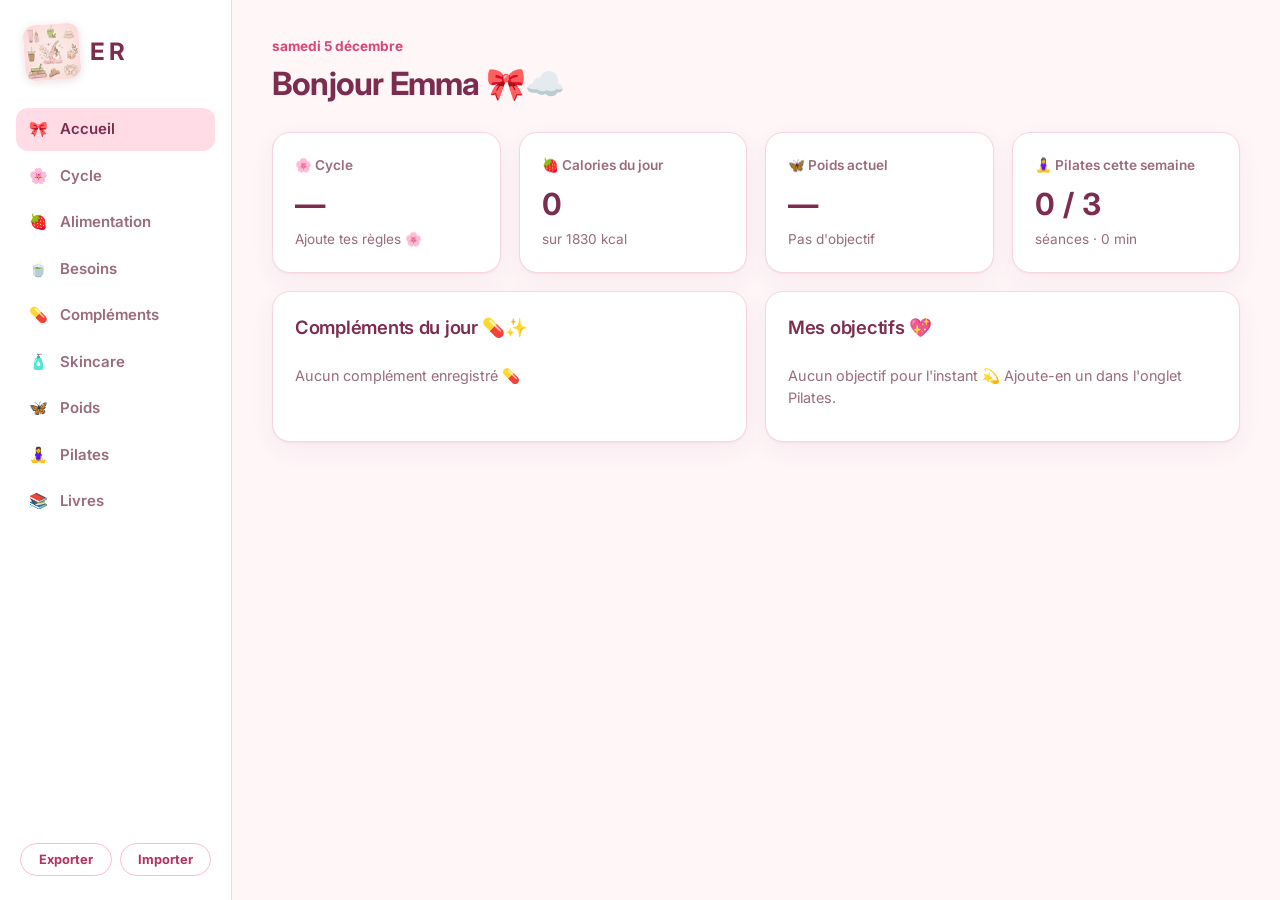
<file: index.html>
<!DOCTYPE html>
<html lang="fr">
<head>
  <meta charset="UTF-8">
  <meta name="viewport" content="width=device-width, initial-scale=1.0">
  <title>EMMA — Mon suivi bien-être</title>
  <link rel="icon" type="image/png" href="assets/logo.png">
  <link rel="apple-touch-icon" href="assets/icon-180.png">
  <link rel="manifest" href="manifest.json">
  <meta name="apple-mobile-web-app-title" content="EMMA">
  <meta name="apple-mobile-web-app-capable" content="yes">
  <meta name="mobile-web-app-capable" content="yes">
  <meta name="theme-color" content="#fbe9ec">
  <link rel="preconnect" href="https://fonts.googleapis.com">
  <link rel="preconnect" href="https://fonts.gstatic.com" crossorigin>
  <link href="https://fonts.googleapis.com/css2?family=Inter:wght@400;500;600;700&display=swap" rel="stylesheet">
  <link rel="stylesheet" href="css/style.css">
</head>
<body>

  <!-- ===== Barre latérale ===== -->
  <aside class="sidebar">
    <div class="logo">
      <img class="logo-mark" src="assets/logo.png" alt="">
      <span class="logo-text">ER</span>
    </div>
    <nav class="nav">
      <button class="nav-link active" data-section="dashboard"><span class="nav-ico">🎀</span>Accueil</button>
      <button class="nav-link" data-section="cycle"><span class="nav-ico">🌸</span>Cycle</button>
      <button class="nav-link" data-section="food"><span class="nav-ico">🍓</span>Alimentation</button>
      <button class="nav-link" data-section="nutrition"><span class="nav-ico">🍵</span>Besoins</button>
      <button class="nav-link" data-section="supplements"><span class="nav-ico">💊</span>Compléments</button>
      <button class="nav-link" data-section="skincare"><span class="nav-ico">🧴</span>Skincare</button>
      <button class="nav-link" data-section="weight"><span class="nav-ico">🦋</span>Poids</button>
      <button class="nav-link" data-section="pilates"><span class="nav-ico">🧘‍♀️</span>Pilates</button>
      <button class="nav-link" data-section="books"><span class="nav-ico">📚</span>Livres</button>
    </nav>
    <div class="sidebar-footer">
      <button class="btn-ghost small" id="exportBtn">Exporter</button>
      <label class="btn-ghost small">Importer<input type="file" id="importInput" accept="application/json" hidden></label>
    </div>
  </aside>

  <main class="main">

    <!-- ===== ACCUEIL ===== -->
    <section class="section active" id="dashboard">
      <header class="section-head">
        <div>
          <p class="eyebrow" id="todayLabel"></p>
          <h1>Bonjour <span id="helloName">Emma</span> 🎀☁️</h1>
        </div>
      </header>

      <div class="grid grid-4">
        <article class="card stat">
          <p class="stat-label">🌸 Cycle</p>
          <p class="stat-value" id="dashCycleDay">—</p>
          <p class="stat-sub" id="dashCycleSub">Ajoute tes règles</p>
        </article>
        <article class="card stat">
          <p class="stat-label">🍓 Calories du jour</p>
          <p class="stat-value" id="dashKcal">0</p>
          <p class="stat-sub" id="dashKcalSub">sur — kcal</p>
        </article>
        <article class="card stat">
          <p class="stat-label">🦋 Poids actuel</p>
          <p class="stat-value" id="dashWeight">—</p>
          <p class="stat-sub" id="dashWeightSub">Objectif —</p>
        </article>
        <article class="card stat">
          <p class="stat-label">🧘‍♀️ Pilates cette semaine</p>
          <p class="stat-value" id="dashPilates">0</p>
          <p class="stat-sub" id="dashPilatesSub">séances</p>
        </article>
      </div>

      <div class="grid grid-2">
        <article class="card">
          <h2>Compléments du jour 💊✨</h2>
          <ul class="check-list" id="dashSupplements"></ul>
        </article>
        <article class="card">
          <h2>Mes objectifs 💖</h2>
          <ul class="check-list" id="dashGoals"></ul>
        </article>
      </div>
    </section>

    <!-- ===== CYCLE ===== -->
    <section class="section" id="cycle">
      <header class="section-head">
        <div>
          <p class="eyebrow">Suivi menstruel</p>
          <h1>Mon cycle 🌸🌙</h1>
        </div>
      </header>

      <div class="grid grid-3">
        <article class="card stat">
          <p class="stat-label">Jour du cycle</p>
          <p class="stat-value" id="cycleDay">—</p>
          <p class="stat-sub" id="cyclePhase">—</p>
        </article>
        <article class="card stat">
          <p class="stat-label">Prochaines règles</p>
          <p class="stat-value" id="nextPeriod">—</p>
          <p class="stat-sub" id="nextPeriodIn">—</p>
        </article>
        <article class="card stat">
          <p class="stat-label">Durée moyenne</p>
          <p class="stat-value" id="avgCycle">28 j</p>
          <p class="stat-sub" id="avgPeriod">Règles : 5 j</p>
        </article>
      </div>

      <div class="grid grid-2-1">
        <article class="card">
          <div class="cal-head">
            <button class="btn-icon" id="calPrev" aria-label="Mois précédent">‹</button>
            <h2 id="calTitle"></h2>
            <button class="btn-icon" id="calNext" aria-label="Mois suivant">›</button>
          </div>
          <div class="calendar" id="calendar"></div>
          <div class="legend">
            <span><i class="dot period"></i>Règles</span>
            <span><i class="dot predicted"></i>Règles prévues</span>
            <span><i class="dot fertile"></i>Fenêtre fertile</span>
            <span><i class="dot ovulation"></i>Ovulation</span>
          </div>
          <p class="hint">Clique sur un jour pour noter tes règles et tes symptômes.</p>
        </article>

        <article class="card">
          <h2>📝 Journal du <span id="cycleSelDate"></span></h2>
          <form id="cycleForm" class="form">
            <label>Flux
              <select id="cycleFlow">
                <option value="">Pas de règles</option>
                <option value="leger">Léger</option>
                <option value="moyen">Moyen</option>
                <option value="abondant">Abondant</option>
              </select>
            </label>
            <fieldset class="chips" id="cycleSymptoms">
              <legend>Symptômes</legend>
            </fieldset>
            <label>Humeur
              <select id="cycleMood">
                <option value="">—</option>
                <option>Sereine</option>
                <option>Énergique</option>
                <option>Fatiguée</option>
                <option>Irritable</option>
                <option>Triste</option>
                <option>Anxieuse</option>
              </select>
            </label>
            <label>Notes
              <textarea id="cycleNotes" rows="2" placeholder="Comment te sens-tu ?"></textarea>
            </label>
            <button class="btn" type="submit">Enregistrer</button>
          </form>
          <div class="inline-field expected-field">
            <label for="expectedNext">Prochaines règles prévues le</label>
            <input type="date" id="expectedNext" data-clearable data-placeholder="Choisir la date">
          </div>
          <label class="inline-field">Durée de cycle par défaut
            <input type="number" id="defaultCycle" min="20" max="45"> jours
          </label>
        </article>
      </div>
    </section>

    <!-- ===== ALIMENTATION ===== -->
    <section class="section" id="food">
      <header class="section-head">
        <div>
          <p class="eyebrow">Journal alimentaire</p>
          <h1>Alimentation 🍓🥑</h1>
        </div>
        <input type="date" id="foodDate" class="date-pick">
      </header>

      <div class="grid grid-2-1">
        <article class="card">
          <div class="photo-box">
            <div class="photo-head">
              <h2>Ajout rapide 🏷️</h2>
            </div>
            <p class="hint photo-hint">Scanne le code-barres d'un produit : ses calories et nutriments s'ajoutent tout seuls 🍓</p>

            <div class="photo-actions">
              <button type="button" class="btn" id="scanOpen">🏷️ Scanner un code-barres <span class="free-badge">gratuit</span></button>
            </div>

            <div class="scan-panel" id="scanPanel" hidden>
              <div class="scan-reader" id="scanReader"></div>
              <p class="scan-status" id="scanStatus" aria-live="polite"></p>
              <form class="scan-manual" id="scanManual">
                <input type="text" id="scanCode" inputmode="numeric" autocomplete="off" placeholder="ou tape le code-barres (8 à 14 chiffres)" aria-label="Code-barres">
                <button class="btn-ghost small" type="submit">Rechercher</button>
              </form>
              <div class="scan-extra">
                <label class="btn-link">📷 Photo du code-barres<input type="file" id="scanFile" accept="image/*" capture="environment" hidden></label>
                <button type="button" class="btn-link" id="scanClose">Fermer</button>
              </div>
              <div class="scan-result" id="scanResult"></div>
            </div>
          </div>

          <h2>Ajouter un aliment 🥗</h2>
          <form id="foodForm" class="form form-row">
            <label>Repas
              <select id="foodMeal">
                <option>Petit-déjeuner</option>
                <option>Déjeuner</option>
                <option>Collation</option>
                <option>Dîner</option>
              </select>
            </label>
            <label class="grow">Aliment
              <input type="text" id="foodName" required placeholder="ex. Yaourt grec et fruits rouges">
            </label>
            <label>Kcal<input type="number" id="foodKcal" min="0" required></label>
            <label>Prot. (g)<input type="number" id="foodProt" min="0" step="0.1"></label>
            <label>Gluc. (g)<input type="number" id="foodCarb" min="0" step="0.1"></label>
            <label>Lip. (g)<input type="number" id="foodFat" min="0" step="0.1"></label>
            <button class="btn" type="submit">Ajouter</button>
          </form>
          <div id="mealList"></div>
        </article>

        <article class="card">
          <h2>Bilan du jour 🍽️</h2>
          <div class="ring-wrap">
            <svg viewBox="0 0 120 120" class="ring">
              <circle cx="60" cy="60" r="52" class="ring-bg"/>
              <circle cx="60" cy="60" r="52" class="ring-fg" id="kcalRing"/>
            </svg>
            <div class="ring-label">
              <strong id="kcalEaten">0</strong>
              <span id="kcalGoal">/ — kcal</span>
            </div>
          </div>
          <div id="macroBars"></div>

          <h3>Hydratation 💧🫧</h3>
          <div class="water" id="water"></div>
          <p class="stat-sub" id="waterSub"></p>
        </article>
      </div>
    </section>

    <!-- ===== BESOINS ===== -->
    <section class="section" id="nutrition">
      <header class="section-head">
        <div>
          <p class="eyebrow">Calculés pour toi</p>
          <h1>Besoins en nutrition 🍵✨</h1>
        </div>
      </header>

      <div class="grid grid-1-2">
        <article class="card">
          <h2>Mon profil 🌷</h2>
          <form id="profileForm" class="form">
            <label>Prénom<input type="text" id="pName"></label>
            <div class="form-pair">
              <label>Âge<input type="number" id="pAge" min="12" max="100" required></label>
              <label>Taille (cm)<input type="number" id="pHeight" min="100" max="230" required></label>
            </div>
            <label>Niveau d'activité
              <select id="pActivity">
                <option value="1.2">Sédentaire</option>
                <option value="1.375">Légèrement active (1-3 séances/sem.)</option>
                <option value="1.55">Modérément active (3-5 séances/sem.)</option>
                <option value="1.725">Très active (6-7 séances/sem.)</option>
              </select>
            </label>
            <label>Objectif
              <select id="pGoal">
                <option value="-400">Perte de poids</option>
                <option value="0">Maintien</option>
                <option value="300">Prise de masse / tonification</option>
              </select>
            </label>
            <button class="btn" type="submit">Calculer</button>
          </form>
          <p class="hint">Le poids utilisé est ta dernière pesée (onglet Poids).</p>
        </article>

        <article class="card">
          <h2>Mes besoins quotidiens 🥑</h2>
          <div class="needs" id="needs"></div>
          <p class="hint">Estimations (formule de Mifflin-St Jeor). Elles ne remplacent pas l'avis d'un·e professionnel·le de santé.</p>
        </article>
      </div>
    </section>

    <!-- ===== COMPLÉMENTS ===== -->
    <section class="section" id="supplements">
      <header class="section-head">
        <div>
          <p class="eyebrow">Routine quotidienne</p>
          <h1>Compléments alimentaires 💊🫶</h1>
        </div>
      </header>

      <div class="grid grid-1-2">
        <article class="card">
          <h2>Ajouter un complément 🌿</h2>
          <form id="suppForm" class="form">
            <label>Nom<input type="text" id="suppName" required placeholder="ex. Magnésium"></label>
            <label>Dose<input type="text" id="suppDose" placeholder="ex. 300 mg"></label>
            <label>Moment
              <select id="suppTime">
                <option>Matin</option>
                <option>Midi</option>
                <option>Soir</option>
                <option>Coucher</option>
              </select>
            </label>
            <button class="btn" type="submit">Ajouter</button>
          </form>
        </article>

        <article class="card">
          <h2>Cette semaine 🗓️</h2>
          <div class="table-wrap">
            <table class="supp-table" id="suppTable"></table>
          </div>
          <p class="hint">Coche chaque prise. La série indique les jours consécutifs.</p>
        </article>
      </div>
    </section>

    <!-- ===== SKINCARE ===== -->
    <section class="section" id="skincare">
      <header class="section-head">
        <div>
          <p class="eyebrow">Routine beauté</p>
          <h1>Skincare 🧴🫧</h1>
        </div>
        <input type="date" id="skinDate" class="date-pick">
      </header>

      <div class="grid grid-3">
        <article class="card stat">
          <p class="stat-label">🎀 Routines du jour</p>
          <p class="stat-value" id="skinDayValue">0 / 0</p>
          <p class="stat-sub" id="skinDaySub"></p>
        </article>
        <article class="card stat">
          <p class="stat-label">🔥 Série</p>
          <p class="stat-value" id="skinStreak">0 j</p>
          <p class="stat-sub">jours de routine complète</p>
        </article>
        <article class="card stat">
          <p class="stat-label">✨ Ma peau</p>
          <p class="stat-value" id="skinMoodValue">—</p>
          <p class="stat-sub" id="skinMoodSub">Pas encore notée</p>
        </article>
      </div>

      <div class="grid grid-2">
        <article class="card">
          <div class="routine-head">
            <h2>Matin ☀️</h2>
            <span class="routine-count" id="skinAmCount"></span>
          </div>
          <div class="bar"><span id="skinAmBar"></span></div>
          <ul class="check-list routine" id="skinAm"></ul>
        </article>
        <article class="card">
          <div class="routine-head">
            <h2>Soir 🌙</h2>
            <span class="routine-count" id="skinPmCount"></span>
          </div>
          <div class="bar"><span id="skinPmBar"></span></div>
          <ul class="check-list routine" id="skinPm"></ul>
        </article>
      </div>

      <div class="grid grid-2">
        <article class="card">
          <h2>Cette semaine 🗓️</h2>
          <div class="table-wrap">
            <table class="supp-table skin-week" id="skinWeek"></table>
          </div>
          <p class="hint">✅ routine complète · ◐ commencée · · pas faite · — rien de prévu</p>

          <h2 class="mt">État de ma peau 💗</h2>
          <div class="skin-moods" id="skinMoods" role="group" aria-label="État de ma peau"></div>
          <form id="skinNoteForm" class="form skin-note">
            <textarea id="skinNote" rows="2" placeholder="Boutons, tiraillements, éclat, réaction à un produit…"></textarea>
            <button class="btn-ghost" type="submit">Enregistrer</button>
          </form>
        </article>

        <article class="card">
          <h2 id="skinFormTitle">Ajouter un produit 🧴</h2>
          <form id="skinForm" class="form">
            <div class="form-pair">
              <label>Nom<input type="text" id="skName" required placeholder="ex. Sérum vitamine C"></label>
              <label>Marque<input type="text" id="skBrand" placeholder="ex. La Roche-Posay"></label>
            </div>
            <div class="form-pair">
              <label>Référence<input type="text" id="skRef" placeholder="ex. Pure Vitamin C10"></label>
              <label>Type<select id="skType"></select></label>
            </div>
            <fieldset class="chips">
              <legend>Moment</legend>
              <label class="chip"><input type="checkbox" id="skAm" checked><span>☀️ Matin</span></label>
              <label class="chip"><input type="checkbox" id="skPm" checked><span>🌙 Soir</span></label>
            </fieldset>
            <fieldset class="chips" id="skDays">
              <legend>Jours</legend>
            </fieldset>
            <label>Notes<input type="text" id="skNotes" placeholder="ex. 2 gouttes, sur peau sèche"></label>
            <div class="form-actions">
              <button class="btn" type="submit" id="skSubmit">Ajouter</button>
              <button class="btn-ghost" type="button" id="skCancel" hidden>Annuler</button>
            </div>
          </form>
          <ul class="history sk-products" id="skinProducts"></ul>
        </article>
      </div>
    </section>

    <!-- ===== POIDS ===== -->
    <section class="section" id="weight">
      <header class="section-head">
        <div>
          <p class="eyebrow">Évolution</p>
          <h1>Suivi du poids 🦋</h1>
        </div>
      </header>

      <div class="grid grid-4">
        <article class="card stat">
          <p class="stat-label">Actuel</p>
          <p class="stat-value" id="wCurrent">—</p>
        </article>
        <article class="card stat">
          <p class="stat-label">Objectif</p>
          <p class="stat-value" id="wGoal">—</p>
        </article>
        <article class="card stat">
          <p class="stat-label">Évolution</p>
          <p class="stat-value" id="wDiff">—</p>
        </article>
        <article class="card stat">
          <p class="stat-label">IMC</p>
          <p class="stat-value" id="wBmi">—</p>
          <p class="stat-sub" id="wBmiSub"></p>
        </article>
      </div>

      <div class="grid grid-2-1">
        <article class="card">
          <h2>Ma courbe 📈🩷</h2>
          <div class="chart" id="weightChart"></div>
        </article>
        <article class="card">
          <h2>Nouvelle pesée 🩰</h2>
          <form id="weightForm" class="form">
            <label>Date<input type="date" id="wDate" required></label>
            <label>Poids (kg)<input type="number" id="wValue" step="0.1" min="25" max="300" required></label>
            <button class="btn" type="submit">Enregistrer</button>
          </form>
          <form id="weightGoalForm" class="form">
            <label>Poids objectif (kg)<input type="number" id="wGoalInput" step="0.1" min="25" max="300"></label>
            <button class="btn-ghost" type="submit">Définir l'objectif</button>
          </form>
          <ul class="history" id="weightHistory"></ul>
        </article>
      </div>
    </section>

    <!-- ===== PILATES ===== -->
    <section class="section" id="pilates">
      <header class="section-head">
        <div>
          <p class="eyebrow">Sport</p>
          <h1>Pilates &amp; objectifs 🧘‍♀️🎀</h1>
        </div>
      </header>

      <div class="grid grid-3">
        <article class="card stat">
          <p class="stat-label">Séances cette semaine</p>
          <p class="stat-value" id="plWeekSessions">0</p>
          <div class="bar"><span id="plSessionsBar"></span></div>
          <p class="stat-sub" id="plSessionsSub"></p>
        </article>
        <article class="card stat">
          <p class="stat-label">Minutes cette semaine</p>
          <p class="stat-value" id="plWeekMinutes">0</p>
          <div class="bar"><span id="plMinutesBar"></span></div>
          <p class="stat-sub" id="plMinutesSub"></p>
        </article>
        <article class="card stat">
          <p class="stat-label">Total</p>
          <p class="stat-value" id="plTotal">0</p>
          <p class="stat-sub" id="plTotalSub">séances</p>
        </article>
      </div>

      <div class="grid grid-2">
        <article class="card">
          <h2>Nouvelle séance 🤸‍♀️</h2>
          <form id="pilatesForm" class="form">
            <div class="form-pair">
              <label>Date<input type="date" id="plDate" required></label>
              <label>Durée (min)<input type="number" id="plDuration" min="5" max="240" required value="45"></label>
            </div>
            <label>Type
              <select id="plType">
                <option>Pilates au sol (mat)</option>
                <option>Reformer</option>
                <option>Pilates en ligne</option>
                <option>Abdos / sangle</option>
                <option>Stretching / mobilité</option>
              </select>
            </label>
            <label>Intensité
              <input type="range" id="plIntensity" min="1" max="5" value="3">
            </label>
            <label>Notes<textarea id="plNotes" rows="2" placeholder="Exercices, sensations…"></textarea></label>
            <button class="btn" type="submit">Ajouter la séance</button>
          </form>
          <ul class="history" id="pilatesHistory"></ul>
        </article>

        <article class="card">
          <h2>Objectifs de la semaine 🎯</h2>
          <form id="plGoalsForm" class="form form-pair">
            <label>Séances / semaine<input type="number" id="plGoalSessions" min="1" max="14"></label>
            <label>Minutes / semaine<input type="number" id="plGoalMinutes" min="10" max="2000"></label>
            <button class="btn-ghost" type="submit">Enregistrer</button>
          </form>

          <h2>Mes objectifs perso 💫</h2>
          <form id="goalForm" class="form form-inline">
            <input type="text" id="goalText" required placeholder="ex. Tenir une planche 1 minute">
            <button class="btn" type="submit">+</button>
          </form>
          <ul class="check-list" id="goalList"></ul>
        </article>
      </div>
    </section>

    <!-- ===== LIVRES ===== -->
    <section class="section" id="books">
      <header class="section-head">
        <div>
          <p class="eyebrow">Ma bibliothèque</p>
          <h1>Mes lectures 📚🎀</h1>
        </div>
      </header>

      <div class="grid grid-4">
        <article class="card stat">
          <p class="stat-label">📖 Lus cette année</p>
          <p class="stat-value" id="bkYearValue">0</p>
          <div class="bar"><span id="bkYearBar"></span></div>
          <p class="stat-sub" id="bkYearSub"></p>
        </article>
        <article class="card stat">
          <p class="stat-label">🌙 En cours</p>
          <p class="stat-value" id="bkReading">0</p>
          <p class="stat-sub" id="bkReadingSub">livre</p>
        </article>
        <article class="card stat">
          <p class="stat-label">🔖 À lire</p>
          <p class="stat-value" id="bkToRead">0</p>
          <p class="stat-sub">dans ma pile</p>
        </article>
        <article class="card stat">
          <p class="stat-label">📄 Pages cette année</p>
          <p class="stat-value" id="bkPages">0</p>
          <p class="stat-sub" id="bkTotal">0 livre lu au total</p>
        </article>
      </div>

      <div class="grid grid-1-2">
        <article class="card">
          <h2 id="bkFormTitle">Ajouter un livre 📖</h2>

          <form id="olForm" class="form form-inline ol-search">
            <input type="text" id="olQuery" placeholder="Chercher un titre ou un auteur…" aria-label="Chercher un livre sur Open Library">
            <button class="btn-ghost small" type="submit">🔎</button>
          </form>
          <p class="hint ol-hint">Remplit la fiche automatiquement (couverture, auteur, pages) grâce à Open Library, gratuit.</p>
          <ul class="ol-results" id="olResults"></ul>

          <form id="bookForm" class="form">
            <div class="bk-cover-preview" id="bkCoverPreview" hidden>
              <img id="bkCoverImg" alt="">
              <button type="button" class="btn-link" id="bkCoverRemove">Retirer la couverture</button>
            </div>
            <label>Titre<input type="text" id="bkTitle" required placeholder="ex. Les Hauts de Hurlevent"></label>
            <label>Auteur·rice<input type="text" id="bkAuthor" required placeholder="ex. Emily Brontë" list="bkAuthors"></label>
            <datalist id="bkAuthors"></datalist>
            <div class="form-pair">
              <label>Statut
                <select id="bkStatus">
                  <option value="lu">Lu ✅</option>
                  <option value="en-cours">En cours 📖</option>
                  <option value="a-lire">À lire 🔖</option>
                </select>
              </label>
              <label>Pages<input type="number" id="bkPagesInput" min="1" max="10000"></label>
            </div>
            <div class="form-pair">
              <label for="bkStart">Commencé le<input type="date" id="bkStart" data-clearable data-placeholder="—"></label>
              <label for="bkEnd">Terminé le<input type="date" id="bkEnd" data-clearable data-placeholder="—"></label>
            </div>
            <div class="bk-rating-field">
              <span class="bk-rating-label">Ma note</span>
              <div class="stars" id="bkStars" role="group" aria-label="Ma note"></div>
            </div>
            <label>Genre<input type="text" id="bkGenre" placeholder="ex. Romance, Thriller, Développement perso" list="bkGenres"></label>
            <datalist id="bkGenres"></datalist>
            <label>Mon avis / citations<textarea id="bkNotes" rows="3" placeholder="Ce que j'ai aimé, une phrase qui m'a marquée…"></textarea></label>
            <div class="form-actions">
              <button class="btn" type="submit" id="bkSubmit">Ajouter</button>
              <button class="btn-ghost" type="button" id="bkCancel" hidden>Annuler</button>
            </div>
          </form>

          <label class="inline-field">Objectif de l'année
            <input type="number" id="bkGoal" min="1" max="500"> livres
          </label>
        </article>

        <article class="card">
          <h2>Ma bibliothèque 🤍</h2>
          <div class="bk-search">
            <input type="search" id="bkSearch" placeholder="🔍 Rechercher un titre ou un·e auteur·rice…" aria-label="Rechercher dans ma bibliothèque">
          </div>
          <div class="chips bk-filters" id="bkFilters" role="group" aria-label="Filtrer par statut">
            <label class="chip"><input type="radio" name="bkFilter" value="tous" checked><span>Tous</span></label>
            <label class="chip"><input type="radio" name="bkFilter" value="lu"><span>Lus ✅</span></label>
            <label class="chip"><input type="radio" name="bkFilter" value="en-cours"><span>En cours 📖</span></label>
            <label class="chip"><input type="radio" name="bkFilter" value="a-lire"><span>À lire 🔖</span></label>
          </div>
          <p class="bk-summary" id="bkSummary" aria-live="polite"></p>
          <div id="bkList"></div>
        </article>
      </div>
    </section>

  </main>

  <div class="toast" id="toast"></div>

  <script src="js/datepicker.js"></script>
  <script src="js/app.js"></script>
  <script src="js/skincare-produits.js"></script>
  <script src="js/skincare.js"></script>
  <script src="js/books.js"></script>
  <script src="js/barcode.js"></script>
</body>
</html>
</file>
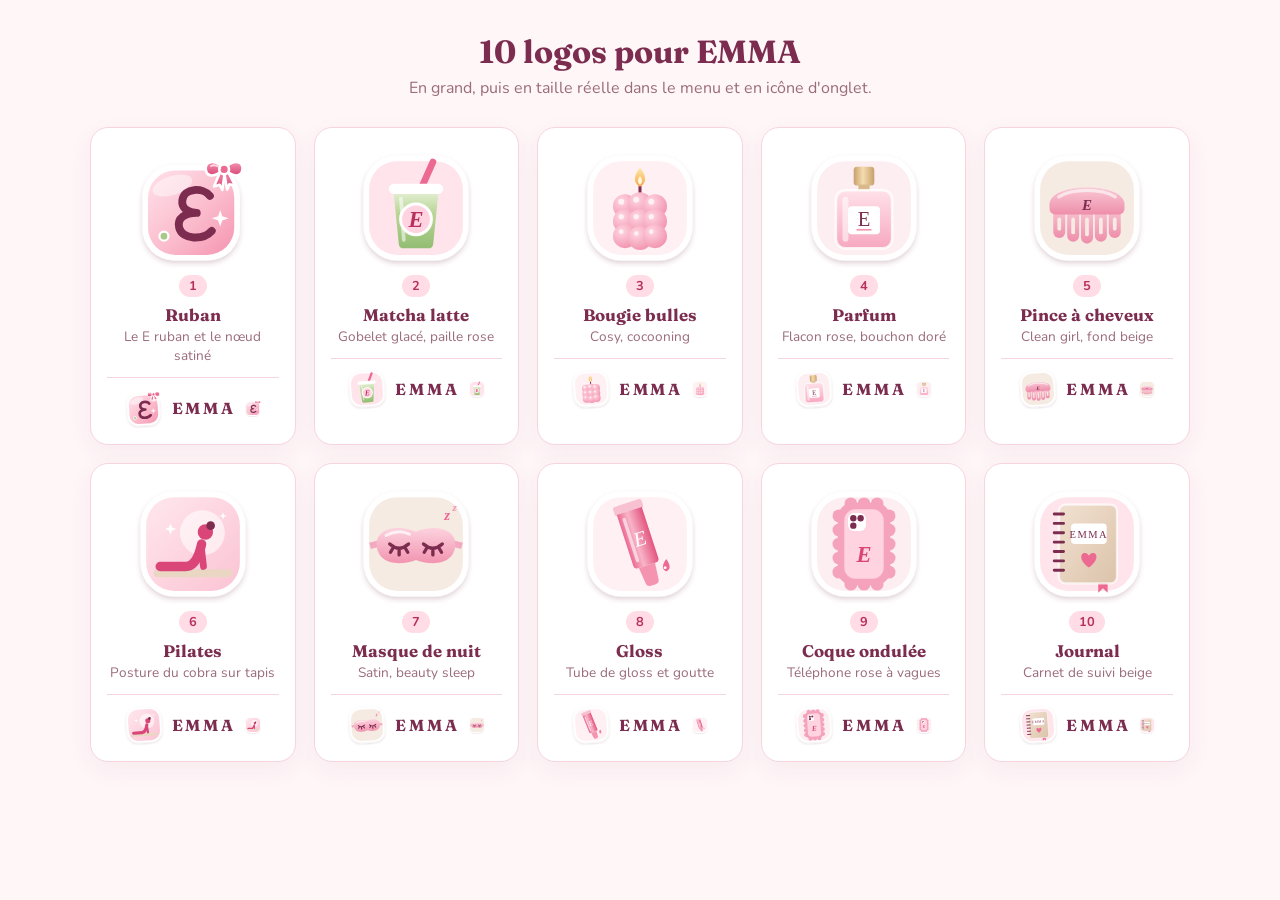
<file: assets/logos/apercu.html>
<!DOCTYPE html>
<html lang="fr">
<head>
  <meta charset="UTF-8">
  <meta name="viewport" content="width=device-width, initial-scale=1.0">
  <title>EMMA — Choix du logo</title>
  <link href="https://fonts.googleapis.com/css2?family=Fraunces:opsz,wght@9..144,600;9..144,700&family=Nunito:wght@400;600;700&display=swap" rel="stylesheet">
  <style>
    body { margin: 0; background: #fff6f8; color: #4a2633; font-family: "Nunito", sans-serif; padding: 32px 16px 60px; }
    h1 { font-family: "Fraunces", serif; color: #7c2d4f; text-align: center; margin: 0 0 6px; }
    p.sub { text-align: center; color: #9a6b7b; margin: 0 0 28px; }
    .grid { display: grid; grid-template-columns: repeat(auto-fill, minmax(190px, 1fr)); gap: 18px; max-width: 1100px; margin: 0 auto; }
    .card { background: #fff; border: 1px solid #f6d5df; border-radius: 18px; padding: 20px 16px 16px; text-align: center; box-shadow: 0 8px 24px rgba(124,45,79,.06); }
    .card img.big { width: 120px; height: 120px; }
    .num { display: inline-block; background: #ffdce6; color: #b8305f; font-weight: 700; border-radius: 999px; padding: 2px 10px; font-size: .8rem; }
    .card h2 { font-family: "Fraunces", serif; color: #7c2d4f; font-size: 1.05rem; margin: 8px 0 2px; }
    .card p { margin: 0 0 12px; color: #9a6b7b; font-size: .85rem; }
    .small { display: flex; align-items: center; justify-content: center; gap: 8px; border-top: 1px solid #f6d5df; padding-top: 10px; }
    .small img { width: 40px; height: 40px; transform: rotate(-4deg); }
    .small img.fav { width: 18px; height: 18px; transform: none; }
    .small span { font-family: "Fraunces", serif; font-weight: 700; letter-spacing: .18em; color: #7c2d4f; }
  </style>
</head>
<body>
  <h1>10 logos pour EMMA</h1>
  <p class="sub">En grand, puis en taille réelle dans le menu et en icône d'onglet.</p>
  <div class="grid">
    <div class="card"><img class="big" src="01-ruban.svg" alt=""><br><span class="num">1</span><h2>Ruban</h2><p>Le E ruban et le nœud satiné</p><div class="small"><img src="01-ruban.svg" alt=""><span>EMMA</span><img class="fav" src="01-ruban.svg" alt=""></div></div>
    <div class="card"><img class="big" src="02-matcha.svg" alt=""><br><span class="num">2</span><h2>Matcha latte</h2><p>Gobelet glacé, paille rose</p><div class="small"><img src="02-matcha.svg" alt=""><span>EMMA</span><img class="fav" src="02-matcha.svg" alt=""></div></div>
    <div class="card"><img class="big" src="03-bougie.svg" alt=""><br><span class="num">3</span><h2>Bougie bulles</h2><p>Cosy, cocooning</p><div class="small"><img src="03-bougie.svg" alt=""><span>EMMA</span><img class="fav" src="03-bougie.svg" alt=""></div></div>
    <div class="card"><img class="big" src="04-parfum.svg" alt=""><br><span class="num">4</span><h2>Parfum</h2><p>Flacon rose, bouchon doré</p><div class="small"><img src="04-parfum.svg" alt=""><span>EMMA</span><img class="fav" src="04-parfum.svg" alt=""></div></div>
    <div class="card"><img class="big" src="05-pince.svg" alt=""><br><span class="num">5</span><h2>Pince à cheveux</h2><p>Clean girl, fond beige</p><div class="small"><img src="05-pince.svg" alt=""><span>EMMA</span><img class="fav" src="05-pince.svg" alt=""></div></div>
    <div class="card"><img class="big" src="06-pilates.svg" alt=""><br><span class="num">6</span><h2>Pilates</h2><p>Posture du cobra sur tapis</p><div class="small"><img src="06-pilates.svg" alt=""><span>EMMA</span><img class="fav" src="06-pilates.svg" alt=""></div></div>
    <div class="card"><img class="big" src="07-masque-nuit.svg" alt=""><br><span class="num">7</span><h2>Masque de nuit</h2><p>Satin, beauty sleep</p><div class="small"><img src="07-masque-nuit.svg" alt=""><span>EMMA</span><img class="fav" src="07-masque-nuit.svg" alt=""></div></div>
    <div class="card"><img class="big" src="08-gloss.svg" alt=""><br><span class="num">8</span><h2>Gloss</h2><p>Tube de gloss et goutte</p><div class="small"><img src="08-gloss.svg" alt=""><span>EMMA</span><img class="fav" src="08-gloss.svg" alt=""></div></div>
    <div class="card"><img class="big" src="09-coque.svg" alt=""><br><span class="num">9</span><h2>Coque ondulée</h2><p>Téléphone rose à vagues</p><div class="small"><img src="09-coque.svg" alt=""><span>EMMA</span><img class="fav" src="09-coque.svg" alt=""></div></div>
    <div class="card"><img class="big" src="10-journal.svg" alt=""><br><span class="num">10</span><h2>Journal</h2><p>Carnet de suivi beige</p><div class="small"><img src="10-journal.svg" alt=""><span>EMMA</span><img class="fav" src="10-journal.svg" alt=""></div></div>
  </div>
</body>
</html>
</file>
<file: css/style.css>
/* =========================================================
   EMMA — thème rose
   ========================================================= */

:root {
  --bg: #fff6f8;
  --surface: #ffffff;
  --surface-2: #fdeef2;
  --line: #f6d5df;
  --text: #4a2633;
  --muted: #9a6b7b;

  --rose-50: #fff0f4;
  --rose-100: #ffdce6;
  --rose-200: #fbbccd;
  --rose-300: #f594b0;
  --rose-400: #ec6a91;
  --rose-500: #d94677;
  --rose-600: #b8305f;
  --plum: #7c2d4f;

  --fertile: #f9d2a8;
  --ovulation: #e8963f;
  --ok: #4f9d7a;

  --radius: 18px;
  --radius-sm: 10px;
  --shadow: 0 1px 2px rgba(124, 45, 79, .06), 0 8px 24px rgba(124, 45, 79, .06);

  /* Police Apple (San Francisco) sur Mac/iPhone, Inter (très proche) ailleurs */
  --font-body: -apple-system, BlinkMacSystemFont, "SF Pro Text", "Inter", "Segoe UI", "Helvetica Neue", Arial, sans-serif;
  --font-title: -apple-system, BlinkMacSystemFont, "SF Pro Display", "Inter", "Segoe UI", "Helvetica Neue", Arial, sans-serif;
}

* { box-sizing: border-box; }
[hidden] { display: none !important; }

html, body { margin: 0; }

body {
  font-family: var(--font-body);
  background: var(--bg);
  color: var(--text);
  display: flex;
  min-height: 100vh;
  font-size: 15px;
  line-height: 1.5;
}

body { -webkit-font-smoothing: antialiased; -moz-osx-font-smoothing: grayscale; }
h1, h2, h3 { font-family: var(--font-title); font-weight: 600; margin: 0; color: var(--plum); letter-spacing: -.015em; }
h1 { font-size: 2rem; font-weight: 700; letter-spacing: -.025em; }
h2 { font-size: 1.15rem; margin-bottom: 14px; }
h3 { font-size: 1rem; margin: 20px 0 10px; }

button, input, select, textarea { font: inherit; color: inherit; }

/* ---------- Sidebar ---------- */
.sidebar {
  width: 232px;
  flex-shrink: 0;
  background: var(--surface);
  border-right: 1px solid var(--line);
  padding: 24px 16px;
  display: flex;
  flex-direction: column;
  position: sticky;
  top: 0;
  height: 100vh;
}

.logo { display: flex; align-items: center; gap: 10px; padding: 0 8px 28px; }
.logo-mark {
  width: 56px; height: 56px; display: block;
  border-radius: 20%;
  box-shadow: 0 2px 8px rgba(124, 45, 79, .15);
  transform: rotate(-4deg);
  transition: transform .25s ease;
}
.logo:hover .logo-mark { transform: rotate(3deg) scale(1.05); }
.logo-text {
  font-family: var(--font-title); font-weight: 700;
  font-size: 1.5rem; letter-spacing: .18em; color: var(--plum);
}

.nav { display: flex; flex-direction: column; gap: 4px; }
.nav-link {
  display: flex; align-items: center; gap: 12px;
  background: none; border: 0; cursor: pointer;
  padding: 10px 12px; border-radius: 12px;
  text-align: left; color: var(--muted); font-weight: 600;
  transition: background .15s, color .15s;
}
.nav-ico { width: 20px; text-align: center; color: var(--rose-300); }
.nav-link:hover { background: var(--rose-50); color: var(--text); }
.nav-link.active { background: var(--rose-100); color: var(--plum); }
.nav-link.active .nav-ico { color: var(--rose-500); }

.sidebar-footer { margin-top: auto; display: flex; gap: 8px; padding: 0 4px; }

/* ---------- Main ---------- */
.main { flex: 1; padding: 36px 40px 60px; max-width: 1200px; min-width: 0; }

.section { display: none; animation: fade .25s ease; }
.section.active { display: block; }
@keyframes fade { from { opacity: 0; transform: translateY(4px); } to { opacity: 1; transform: none; } }

.section-head {
  display: flex; align-items: flex-end; justify-content: space-between;
  gap: 16px; margin-bottom: 24px; flex-wrap: wrap;
}
.eyebrow { margin: 0 0 4px; color: var(--rose-500); font-weight: 700; font-size: .85rem; }

/* ---------- Grids ---------- */
.grid { display: grid; gap: 18px; margin-bottom: 18px; }
.grid-2 { grid-template-columns: 1fr 1fr; }
.grid-3 { grid-template-columns: repeat(3, 1fr); }
.grid-4 { grid-template-columns: repeat(4, 1fr); }
.grid-2-1 { grid-template-columns: 2fr 1fr; }
.grid-1-2 { grid-template-columns: 1fr 2fr; }
.grid > * { min-width: 0; }

/* ---------- Cards ---------- */
.card {
  background: var(--surface);
  border: 1px solid var(--line);
  border-radius: var(--radius);
  padding: 22px;
  box-shadow: var(--shadow);
}

.stat-label { margin: 0; color: var(--muted); font-size: .85rem; font-weight: 600; }
.stat-value {
  margin: 6px 0 2px; font-family: var(--font-title);
  font-size: 1.9rem; font-weight: 700; color: var(--plum);
  font-variant-numeric: tabular-nums;
}
.stat-sub { margin: 0; color: var(--muted); font-size: .85rem; }

.hint { color: var(--muted); font-size: .82rem; margin: 14px 0 0; }
.empty { color: var(--muted); font-size: .9rem; padding: 8px 0; }

/* ---------- Buttons ---------- */
.btn, .btn-ghost, .btn-icon {
  border-radius: 999px; cursor: pointer; font-weight: 700;
  transition: background .15s, transform .1s, border-color .15s;
}
.btn {
  background: var(--rose-500); color: #fff; border: 0;
  padding: 10px 20px;
}
.btn:hover { background: var(--rose-600); }
.btn:active, .btn-ghost:active { transform: scale(.97); }
.btn-ghost {
  background: var(--surface); color: var(--rose-600);
  border: 1px solid var(--rose-200); padding: 9px 18px;
  display: inline-flex; align-items: center; justify-content: center;
}
.btn-ghost:hover { background: var(--rose-50); border-color: var(--rose-300); }
.btn-ghost.small { padding: 6px 12px; font-size: .8rem; flex: 1; }
.btn-icon {
  width: 34px; height: 34px; border: 1px solid var(--line);
  background: var(--surface); color: var(--plum); font-size: 1.2rem; line-height: 1;
}
.btn-icon:hover { background: var(--rose-50); }

.del {
  background: none; border: 0; cursor: pointer; color: var(--rose-300);
  font-size: 1.1rem; padding: 2px 6px; border-radius: 6px; line-height: 1;
}
.del:hover { color: var(--rose-600); background: var(--rose-50); }

/* ---------- Forms ---------- */
.form { display: flex; flex-direction: column; gap: 12px; margin-bottom: 16px; }
.form label {
  display: flex; flex-direction: column; gap: 4px;
  font-size: .82rem; font-weight: 700; color: var(--muted);
}
.form-pair { display: grid; grid-template-columns: 1fr 1fr; gap: 12px; align-items: end; }
.form-row { flex-direction: row; flex-wrap: wrap; align-items: flex-end; }
.form-row label { flex: 1 1 90px; }
.form-row label.grow { flex: 3 1 200px; }
.form-inline { flex-direction: row; }
.form-inline input { flex: 1; }

input[type="text"], input[type="number"], input[type="date"], select, textarea {
  background: var(--rose-50);
  border: 1px solid var(--line);
  border-radius: var(--radius-sm);
  padding: 9px 12px;
  font-size: .95rem; font-weight: 400; color: var(--text);
  width: 100%;
  outline: none;
  transition: border-color .15s, box-shadow .15s;
}
input:focus, select:focus, textarea:focus {
  border-color: var(--rose-300);
  box-shadow: 0 0 0 3px var(--rose-100);
}
textarea { resize: vertical; }
input[type="range"] { accent-color: var(--rose-500); }
input[type="checkbox"] { accent-color: var(--rose-500); width: 18px; height: 18px; cursor: pointer; }

.date-pick { width: auto; background: var(--surface); }

.inline-field {
  display: flex; align-items: center; gap: 8px;
  font-size: .85rem; color: var(--muted); font-weight: 600;
  border-top: 1px solid var(--line); padding-top: 14px;
}
.inline-field input { width: 70px; }
.inline-field + .inline-field { border-top: 0; padding-top: 6px; }
.expected-field { flex-wrap: wrap; }
.expected-field label { flex-basis: 100%; }
.expected-field .date-btn { flex: 1; }
.cal-day.blank:hover { border-color: transparent; }

/* Chips */
.chips { border: 0; padding: 0; margin: 0; display: flex; flex-wrap: wrap; gap: 6px; }
.chips legend { font-size: .82rem; font-weight: 700; color: var(--muted); margin-bottom: 6px; padding: 0; }
.chip input { display: none; }
.chip span {
  display: inline-block; padding: 5px 12px; border-radius: 999px;
  border: 1px solid var(--line); font-size: .82rem; cursor: pointer;
  background: var(--surface); color: var(--muted); font-weight: 600;
  transition: all .15s;
}
.chip input:checked + span { background: var(--rose-400); border-color: var(--rose-400); color: #fff; }

/* ---------- Calendar ---------- */
.cal-head { display: flex; align-items: center; justify-content: space-between; margin-bottom: 12px; }
.cal-head h2 { margin: 0; text-transform: capitalize; }

.calendar { display: grid; grid-template-columns: repeat(7, 1fr); gap: 6px; }
.cal-dow { text-align: center; font-size: .75rem; font-weight: 700; color: var(--muted); padding-bottom: 4px; }
.cal-day {
  aspect-ratio: 1; border-radius: 12px; border: 1px solid transparent;
  background: var(--surface-2); cursor: pointer;
  display: flex; flex-direction: column; align-items: center; justify-content: center;
  font-weight: 600; font-size: .9rem; position: relative;
  transition: transform .1s, border-color .15s;
}
.cal-day:hover { border-color: var(--rose-300); }
.cal-day.blank { background: none; cursor: default; }
.cal-day.today { border: 2px solid var(--plum); }
.cal-day.selected { box-shadow: 0 0 0 3px var(--rose-200); }
.cal-day.period { background: var(--rose-400); color: #fff; }
.cal-day.predicted { background: repeating-linear-gradient(45deg, var(--rose-100), var(--rose-100) 4px, var(--rose-200) 4px, var(--rose-200) 8px); }
.cal-day.fertile { background: var(--fertile); }
.cal-day.ovulation { background: var(--ovulation); color: #fff; }
.cal-day .mark {
  position: absolute; bottom: 5px; width: 5px; height: 5px; border-radius: 50%;
  background: var(--plum);
}
.cal-day.period .mark, .cal-day.ovulation .mark { background: #fff; }

.legend { display: flex; flex-wrap: wrap; gap: 14px; margin-top: 14px; font-size: .8rem; color: var(--muted); }
.legend span { display: flex; align-items: center; gap: 6px; }
.dot { width: 12px; height: 12px; border-radius: 4px; display: inline-block; }
.dot.period { background: var(--rose-400); }
.dot.predicted { background: var(--rose-200); }
.dot.fertile { background: var(--fertile); }
.dot.ovulation { background: var(--ovulation); }

/* ---------- Meals ---------- */
.meal-group { margin-top: 18px; }
.meal-group h3 { display: flex; justify-content: space-between; margin: 0 0 6px; font-size: .95rem; }
.meal-group h3 small { font-family: var(--font-body); color: var(--muted); font-weight: 600; }
.food-item {
  display: flex; align-items: center; gap: 10px;
  padding: 8px 12px; border-radius: var(--radius-sm); background: var(--rose-50);
  margin-bottom: 6px; font-size: .9rem;
}
.food-item .name { flex: 1; font-weight: 600; }
.food-item .macros { color: var(--muted); font-size: .8rem; }
.food-item .kcal { font-weight: 700; color: var(--rose-600); font-variant-numeric: tabular-nums; }

/* Analyse photo */
.photo-box {
  background: linear-gradient(135deg, var(--rose-50), var(--surface));
  border: 1.5px dashed var(--rose-200); border-radius: 16px;
  padding: 16px; margin-bottom: 22px;
}
.photo-head { display: flex; align-items: center; justify-content: space-between; gap: 10px; }
.photo-head h2 { margin: 0; }
.photo-hint { margin: 6px 0 14px; }
.btn-link {
  background: none; border: 0; cursor: pointer; color: var(--rose-600);
  font-weight: 700; font-size: .82rem; padding: 4px 8px; border-radius: 8px;
}
.btn-link:hover { background: var(--rose-100); }
.photo-actions { display: flex; flex-wrap: wrap; gap: 10px; }
.photo-actions label { display: inline-flex; align-items: center; gap: 6px; cursor: pointer; }

.pr-name { margin: 0; font-weight: 700; font-size: 1.05rem; color: var(--plum); }
.pr-portion { margin: 2px 0 8px; color: var(--muted); font-size: .85rem; }
.pr-kcal { font-size: 1.5rem; font-weight: 700; color: var(--rose-600); font-variant-numeric: tabular-nums; }
.pr-kcal small { font-size: .85rem; color: var(--muted); font-weight: 600; }
.pr-macros { display: flex; flex-wrap: wrap; gap: 6px; margin: 8px 0; }
.pr-macros span {
  background: var(--rose-100); color: var(--plum); border-radius: 999px;
  padding: 3px 10px; font-size: .8rem; font-weight: 600; font-variant-numeric: tabular-nums;
}
.pr-items { list-style: none; margin: 6px 0; padding: 0; font-size: .85rem; }
.pr-items li { display: flex; justify-content: space-between; gap: 10px; padding: 3px 0; border-bottom: 1px dotted var(--line); }
.pr-items li span:last-child { color: var(--muted); font-variant-numeric: tabular-nums; white-space: nowrap; }
.pr-note { font-size: .82rem; color: var(--muted); margin: 8px 0 12px; }
.pr-actions { display: flex; flex-wrap: wrap; gap: 8px; }

/* Scanner de code-barres */
.free-badge {
  background: #fff; color: var(--rose-600); border-radius: 999px;
  padding: 1px 8px; font-size: .7rem; font-weight: 700; margin-left: 4px;
}
.photo-actions .btn { display: inline-flex; align-items: center; }
.scan-panel {
  margin-top: 16px; background: var(--surface); border: 1px solid var(--line);
  border-radius: 14px; padding: 14px;
}
.scan-reader { border-radius: 12px; overflow: hidden; background: var(--rose-50); }
.scan-reader:empty { display: none; }
.scan-reader video { display: block; width: 100% !important; max-height: 300px; object-fit: cover; }
.scan-status { margin: 10px 0; font-size: .88rem; font-weight: 600; color: var(--muted); }
.scan-status.error { color: var(--rose-600); }
.scan-manual { display: flex; gap: 8px; }
.scan-manual input { flex: 1; min-width: 0; }
.scan-manual .btn-ghost.small { flex: none; }
.scan-extra { display: flex; justify-content: space-between; margin-top: 6px; }
.scan-extra label { cursor: pointer; }
.scan-result:empty { display: none; }
.scan-result { margin-top: 12px; border-top: 1px solid var(--line); padding-top: 14px; }
.scan-product { display: grid; grid-template-columns: 90px 1fr; gap: 14px; align-items: start; }
.scan-product.no-img { grid-template-columns: 1fr; }
.scan-product img {
  width: 90px; height: 90px; object-fit: contain; background: #fff;
  border-radius: 12px; border: 1px solid var(--line);
}
.scan-qty {
  display: flex; align-items: center; gap: 8px; margin: 6px 0 8px;
  font-size: .85rem; font-weight: 600; color: var(--muted);
}
.scan-qty input { width: 90px; }
.scan-source { font-size: .75rem; color: var(--muted); margin: 8px 0 0; }

@media (max-width: 760px) {
  .scan-product { grid-template-columns: 70px 1fr; }
  .scan-product img { width: 70px; height: 70px; }
}

/* Ring */
.ring-wrap { position: relative; width: 170px; margin: 0 auto 18px; }
.ring { width: 100%; transform: rotate(-90deg); }
.ring circle { fill: none; stroke-width: 11; }
.ring-bg { stroke: var(--rose-100); }
.ring-fg { stroke: var(--rose-500); stroke-linecap: round; transition: stroke-dashoffset .5s ease; }
.ring-label {
  position: absolute; inset: 0; display: flex; flex-direction: column;
  align-items: center; justify-content: center;
}
.ring-label strong { font-family: var(--font-title); font-size: 1.8rem; color: var(--plum); }
.ring-label span { font-size: .8rem; color: var(--muted); }

/* Progress bars */
.bar { height: 8px; border-radius: 999px; background: var(--rose-100); overflow: hidden; margin: 8px 0 6px; }
.bar span { display: block; height: 100%; width: 0; background: var(--rose-400); border-radius: 999px; transition: width .4s ease; }
.bar.over span { background: var(--rose-600); }

.macro { margin-bottom: 12px; }
.macro-top { display: flex; justify-content: space-between; font-size: .85rem; font-weight: 600; }
.macro-top span:last-child { color: var(--muted); font-variant-numeric: tabular-nums; }

/* Water */
.water { display: flex; flex-wrap: wrap; gap: 6px; }
.glass {
  width: 30px; height: 38px; border-radius: 4px 4px 9px 9px;
  border: 2px solid var(--rose-200); background: var(--surface);
  cursor: pointer; position: relative; overflow: hidden; padding: 0;
}
.glass.full { background: linear-gradient(to top, var(--rose-300) 75%, var(--surface) 75%); border-color: var(--rose-300); }

/* ---------- Needs ---------- */
.needs { display: grid; grid-template-columns: repeat(auto-fill, minmax(150px, 1fr)); gap: 12px; }
.need {
  background: var(--rose-50); border-radius: 14px; padding: 14px;
  border: 1px solid var(--line);
}
.need.main { grid-column: 1 / -1; background: linear-gradient(135deg, var(--rose-100), var(--rose-50)); }
.need p { margin: 0; }
.need .n-label { font-size: .8rem; color: var(--muted); font-weight: 700; }
.need .n-value { font-family: var(--font-title); font-size: 1.4rem; color: var(--plum); font-weight: 700; }
.need.main .n-value { font-size: 2.2rem; }
.need .n-sub { font-size: .78rem; color: var(--muted); }

/* ---------- Supplements table ---------- */
.table-wrap { overflow-x: auto; }
.supp-table { width: 100%; border-collapse: collapse; font-size: .88rem; }
.supp-table th, .supp-table td { padding: 8px 6px; text-align: center; border-bottom: 1px solid var(--line); }
.supp-table th { font-size: .75rem; color: var(--muted); font-weight: 700; }
.supp-table th.today { color: var(--rose-600); }
.supp-table td.name { text-align: left; }
.supp-table td.name strong { display: block; }
.supp-table td.name small { color: var(--muted); }
.streak {
  display: inline-block; background: var(--rose-100); color: var(--rose-600);
  border-radius: 999px; padding: 2px 9px; font-weight: 700; font-size: .78rem;
}

/* ---------- Lists ---------- */
.check-list, .history { list-style: none; margin: 0; padding: 0; }
.check-list li {
  display: flex; align-items: center; gap: 10px;
  padding: 10px 0; border-bottom: 1px solid var(--line);
}
.check-list li:last-child { border-bottom: 0; }
.check-list li label { flex: 1; display: flex; align-items: center; gap: 10px; cursor: pointer; }
.check-list li.done label span { text-decoration: line-through; color: var(--muted); }
.check-list small { color: var(--muted); }

.history { margin-top: 10px; max-height: 340px; overflow-y: auto; }
.history li {
  display: flex; align-items: center; gap: 10px; padding: 9px 4px;
  border-bottom: 1px solid var(--line); font-size: .9rem;
}
.history li .h-main { flex: 1; }
.history li .h-main small { display: block; color: var(--muted); }
.history li strong { color: var(--plum); font-variant-numeric: tabular-nums; }
.intensity { color: var(--rose-400); letter-spacing: 1px; }

/* ---------- Skincare ---------- */
.mt { margin-top: 24px; }
.routine-head { display: flex; align-items: baseline; justify-content: space-between; gap: 10px; }
.routine-head h2 { margin: 0; }
.routine-count { font-weight: 700; color: var(--rose-600); font-variant-numeric: tabular-nums; font-size: .9rem; }
.routine { margin-top: 6px; }
.routine li label { align-items: flex-start; }
.routine li input { margin-top: 3px; flex: none; }
.sk-ico {
  width: 32px; height: 32px; border-radius: 10px; flex: none;
  background: var(--rose-50); border: 1px solid var(--line);
  display: grid; place-items: center; font-size: 1rem;
}
.sk-text { display: flex; flex-direction: column; min-width: 0; }
.sk-text strong { font-weight: 600; }
.sk-text small { color: var(--muted); font-size: .8rem; }
.routine li.done .sk-text strong { text-decoration: line-through; color: var(--muted); }
.routine li.done .sk-ico { background: var(--rose-100); }
.routine .empty { border-bottom: 0; }

.skin-week td { font-size: 1rem; }
.skin-week td.row-label { text-align: left; font-size: .82rem; font-weight: 700; color: var(--muted); white-space: nowrap; }
.skin-week td.part { color: var(--rose-400); }
.skin-week td.none { color: var(--muted); }

.skin-moods { display: flex; gap: 8px; flex-wrap: wrap; margin-bottom: 12px; }
.skin-mood {
  width: 46px; height: 46px; border-radius: 14px; border: 1px solid var(--line);
  background: var(--surface); font-size: 1.4rem; cursor: pointer;
  transition: transform .1s, background .15s, border-color .15s;
}
.skin-mood:hover { transform: translateY(-2px); border-color: var(--rose-300); }
.skin-mood[aria-pressed="true"] { background: var(--rose-100); border-color: var(--rose-400); box-shadow: 0 0 0 3px var(--rose-100); }
.skin-note { margin-bottom: 0; }
.skin-note .btn-ghost { align-self: flex-start; }

.form-actions { display: flex; gap: 8px; flex-wrap: wrap; }
.sk-products li .sk-ico { width: 30px; height: 30px; }
.sk-products .sk-when { display: block; color: var(--rose-600); font-size: .78rem; font-weight: 600; margin-top: 1px; }
.edit {
  background: none; border: 0; cursor: pointer; font-size: .95rem;
  padding: 2px 6px; border-radius: 6px; line-height: 1;
}
.edit:hover { background: var(--rose-50); }
.sk-group { list-style: none; font-size: .78rem; font-weight: 700; color: var(--rose-500); padding: 14px 4px 4px; border-bottom: 1px solid var(--line); }

/* ---------- Livres ---------- */
.ol-search { margin-bottom: 4px; }
.ol-search .btn-ghost.small { flex: none; padding: 8px 14px; }
.ol-hint { margin: 0 0 10px; }
.ol-results { list-style: none; margin: 0 0 14px; padding: 0; display: flex; flex-direction: column; gap: 6px; }
.ol-results:empty { display: none; }
.ol-results button {
  display: flex; align-items: center; gap: 10px; width: 100%; text-align: left;
  background: var(--rose-50); border: 1px solid var(--line); border-radius: 12px;
  padding: 6px 10px; cursor: pointer; transition: border-color .15s, background .15s;
}
.ol-results button:hover { border-color: var(--rose-300); background: var(--rose-100); }
.ol-results small { display: block; color: var(--muted); font-size: .78rem; }
.ol-status { font-size: .85rem; color: var(--muted); font-weight: 600; padding: 4px 2px; }

.bk-cover, .bk-cover-ph {
  width: 44px; height: 64px; border-radius: 6px; flex: none; object-fit: cover;
  box-shadow: 0 2px 6px rgba(124, 45, 79, .18);
}
.bk-cover-ph {
  display: grid; place-items: center; font-size: 1.2rem;
  background: linear-gradient(160deg, var(--rose-200), var(--rose-400));
}
.ol-results .bk-cover, .ol-results .bk-cover-ph { width: 34px; height: 50px; }
.bk-cover-preview { display: flex; align-items: center; gap: 12px; }
.bk-cover-preview img { width: 60px; height: 88px; object-fit: cover; border-radius: 8px; box-shadow: 0 3px 10px rgba(124, 45, 79, .2); }

.bk-rating-field { display: flex; flex-direction: column; gap: 4px; }
.bk-rating-label { font-size: .82rem; font-weight: 700; color: var(--muted); }
.stars { display: flex; gap: 2px; }
.stars button {
  background: none; border: 0; cursor: pointer; font-size: 1.5rem; line-height: 1;
  padding: 2px; color: var(--rose-200); transition: transform .1s, color .1s;
}
.stars button.on { color: var(--rose-500); }
.stars button:hover { transform: scale(1.15); }

.bk-search input { width: 100%; background: var(--rose-50); border: 1px solid var(--line); border-radius: 999px; padding: 10px 16px; }
.bk-filters { margin: 12px 0 6px; }
.bk-summary { margin: 6px 0 10px; color: var(--muted); font-size: .88rem; font-weight: 600; }
.bk-summary strong { color: var(--plum); }

.bk-author-group { margin-bottom: 18px; }
.bk-author-head {
  display: flex; align-items: baseline; justify-content: space-between; gap: 10px; flex-wrap: wrap;
  border-bottom: 2px solid var(--rose-100); padding-bottom: 6px; margin-bottom: 4px;
}
.bk-author-head h3 { margin: 0; font-size: 1.05rem; }
.bk-author-head span { font-size: .82rem; color: var(--rose-600); font-weight: 600; }

.bk-item { display: flex; gap: 12px; align-items: flex-start; padding: 12px 2px; border-bottom: 1px solid var(--line); }
.bk-item:last-child { border-bottom: 0; }
.bk-info { flex: 1; min-width: 0; }
.bk-title { margin: 0; font-weight: 700; color: var(--plum); }
.bk-author-link {
  background: none; border: 0; padding: 0; cursor: pointer; color: var(--muted);
  font-size: .88rem; text-decoration: underline dotted; text-underline-offset: 3px;
}
.bk-author-link:hover { color: var(--rose-600); }
.bk-meta { display: flex; flex-wrap: wrap; align-items: center; gap: 6px 10px; margin-top: 4px; font-size: .8rem; color: var(--muted); }
.bk-badge { border-radius: 999px; padding: 2px 9px; font-weight: 700; font-size: .74rem; }
.bk-badge.lu { background: #e3f1e8; color: #3d7a5c; }
.bk-badge.en-cours { background: var(--rose-100); color: var(--rose-600); }
.bk-badge.a-lire { background: #f3ece4; color: #8a6a4f; }
.bk-stars { color: var(--rose-500); letter-spacing: 1px; }
.bk-notes { margin: 6px 0 0; font-size: .85rem; color: var(--text); font-style: italic; white-space: pre-line; }
.bk-actions { display: flex; flex-direction: column; gap: 2px; }
mark { background: var(--rose-100); color: inherit; border-radius: 3px; padding: 0 1px; }

/* ---------- Chart ---------- */
.chart { width: 100%; min-height: 260px; }
.chart svg { width: 100%; height: auto; display: block; }
.chart .grid-line { stroke: var(--line); stroke-width: 1; }
.chart .axis-label { fill: var(--muted); font-size: 11px; font-family: var(--font-body); }
.chart .line { fill: none; stroke: var(--rose-500); stroke-width: 2.5; stroke-linejoin: round; stroke-linecap: round; }
.chart .area { fill: url(#wGrad); }
.chart .pt { fill: var(--surface); stroke: var(--rose-500); stroke-width: 2; }
.chart .goal-line { stroke: var(--plum); stroke-dasharray: 5 5; stroke-width: 1.5; opacity: .6; }
.chart .goal-label { fill: var(--plum); font-size: 11px; font-weight: 700; font-family: var(--font-body); }

/* ---------- Sélecteur de date ---------- */
.date-btn {
  display: flex; align-items: center; gap: 10px; width: 100%;
  background: var(--rose-50); border: 1px solid var(--line);
  border-radius: var(--radius-sm); padding: 9px 12px;
  font-size: .95rem; font-weight: 600; color: var(--text);
  cursor: pointer; text-align: left;
  transition: border-color .15s, box-shadow .15s, background .15s;
}
.date-btn:hover { border-color: var(--rose-300); }
.date-btn:focus-visible, .date-btn[aria-expanded="true"] {
  outline: none; border-color: var(--rose-300); box-shadow: 0 0 0 3px var(--rose-100);
}
.date-btn.empty { color: var(--muted); font-weight: 400; }
.date-btn-ico { color: var(--rose-500); display: flex; }
.date-btn-text { flex: 1; white-space: nowrap; overflow: hidden; text-overflow: ellipsis; }
.date-btn.date-pick { width: auto; background: var(--surface); padding: 10px 16px; border-radius: 999px; }

.dp {
  position: absolute; z-index: 60; width: 292px;
  background: var(--surface); border: 1px solid var(--line);
  border-radius: 20px; padding: 14px;
  box-shadow: 0 2px 6px rgba(124, 45, 79, .08), 0 18px 40px rgba(124, 45, 79, .16);
  opacity: 0; transform: translateY(-6px) scale(.98); transform-origin: top left;
  pointer-events: none; visibility: hidden;
  transition: opacity .16s ease, transform .16s ease, visibility 0s linear .16s;
}
.dp.open {
  opacity: 1; transform: none; pointer-events: auto; visibility: visible;
  transition: opacity .16s ease, transform .16s ease;
}

.dp-head {
  display: flex; align-items: center; justify-content: space-between;
  background: linear-gradient(135deg, var(--rose-100), var(--rose-50));
  border-radius: 14px; padding: 8px; margin-bottom: 10px;
}
.dp-title {
  margin: 0; font-family: var(--font-title); font-weight: 700;
  color: var(--plum); font-size: 1.05rem; text-transform: capitalize;
}
.dp-title span { color: var(--rose-500); }
.dp-nav {
  width: 32px; height: 32px; border-radius: 50%; border: 0;
  background: var(--surface); color: var(--plum); font-size: 1.2rem; line-height: 1;
  cursor: pointer; box-shadow: 0 1px 3px rgba(124, 45, 79, .1);
  transition: background .15s, color .15s;
}
.dp-nav:hover { background: var(--rose-500); color: #fff; }

.dp-grid { display: grid; grid-template-columns: repeat(7, 1fr); gap: 2px; }
.dp-dow {
  text-align: center; font-size: .72rem; font-weight: 700;
  color: var(--rose-400); padding: 4px 0 6px;
}
.dp-day {
  aspect-ratio: 1; border: 0; border-radius: 50%; background: none;
  font-size: .88rem; font-weight: 600; color: var(--text); cursor: pointer;
  font-variant-numeric: tabular-nums;
  transition: background .12s, color .12s;
}
.dp-day:hover { background: var(--rose-100); color: var(--plum); }
.dp-day.out { color: #d2b3be; font-weight: 400; }
.dp-day.today { box-shadow: inset 0 0 0 2px var(--rose-300); color: var(--rose-600); }
.dp-day.sel {
  background: var(--rose-500); color: #fff; box-shadow: 0 3px 10px rgba(217, 70, 119, .35);
}
.dp-day:focus-visible, .dp-nav:focus-visible, .dp-link:focus-visible {
  outline: 2px solid var(--plum); outline-offset: 1px;
}

.dp-foot {
  display: flex; justify-content: space-between; gap: 8px;
  margin-top: 10px; padding-top: 10px; border-top: 1px solid var(--line);
}
.dp-link {
  border: 0; background: var(--rose-50); color: var(--rose-600);
  font-weight: 700; font-size: .82rem; padding: 7px 14px; border-radius: 999px; cursor: pointer;
}
.dp-link:hover { background: var(--rose-100); }
.dp-link.muted { background: none; color: var(--muted); }
.dp-link.muted:hover { color: var(--rose-600); background: var(--rose-50); }

/* ---------- Toast ---------- */
.toast {
  position: fixed; bottom: 24px; left: 50%; transform: translate(-50%, 20px);
  background: var(--plum); color: #fff; padding: 10px 20px; border-radius: 999px;
  font-weight: 600; font-size: .9rem; opacity: 0; pointer-events: none;
  transition: opacity .2s, transform .2s; z-index: 50;
}
.toast.show { opacity: 1; transform: translate(-50%, 0); }

/* ---------- Responsive ---------- */
@media (max-width: 1050px) {
  .grid-4 { grid-template-columns: repeat(2, 1fr); }
  .grid-2-1, .grid-1-2 { grid-template-columns: 1fr; }
}

@media (max-width: 760px) {
  body { flex-direction: column; }
  .sidebar {
    width: 100%; height: auto; position: sticky; top: 0; z-index: 20;
    flex-direction: row; align-items: center; padding: 10px 16px; gap: 12px;
    border-right: 0; border-bottom: 1px solid var(--line);
  }
  .logo { padding: 0; }
  .logo-text { display: none; }
  .nav { flex-direction: row; overflow-x: auto; gap: 2px; scrollbar-width: none; }
  .nav::-webkit-scrollbar { display: none; }
  .nav-link { padding: 8px 10px; white-space: nowrap; font-size: .85rem; }
  .nav-ico { width: auto; margin-right: -4px; }
  .sidebar-footer { display: none; }
  .main { padding: 22px 16px 60px; }
  h1 { font-size: 1.6rem; }
  .grid-2, .grid-3 { grid-template-columns: 1fr; }
  .grid-4 { grid-template-columns: 1fr 1fr; gap: 12px; }
  .card { padding: 16px; }
  .stat-value { font-size: 1.5rem; }
  .calendar { gap: 4px; }
  .cal-day { border-radius: 8px; font-size: .8rem; }
}
</file>
